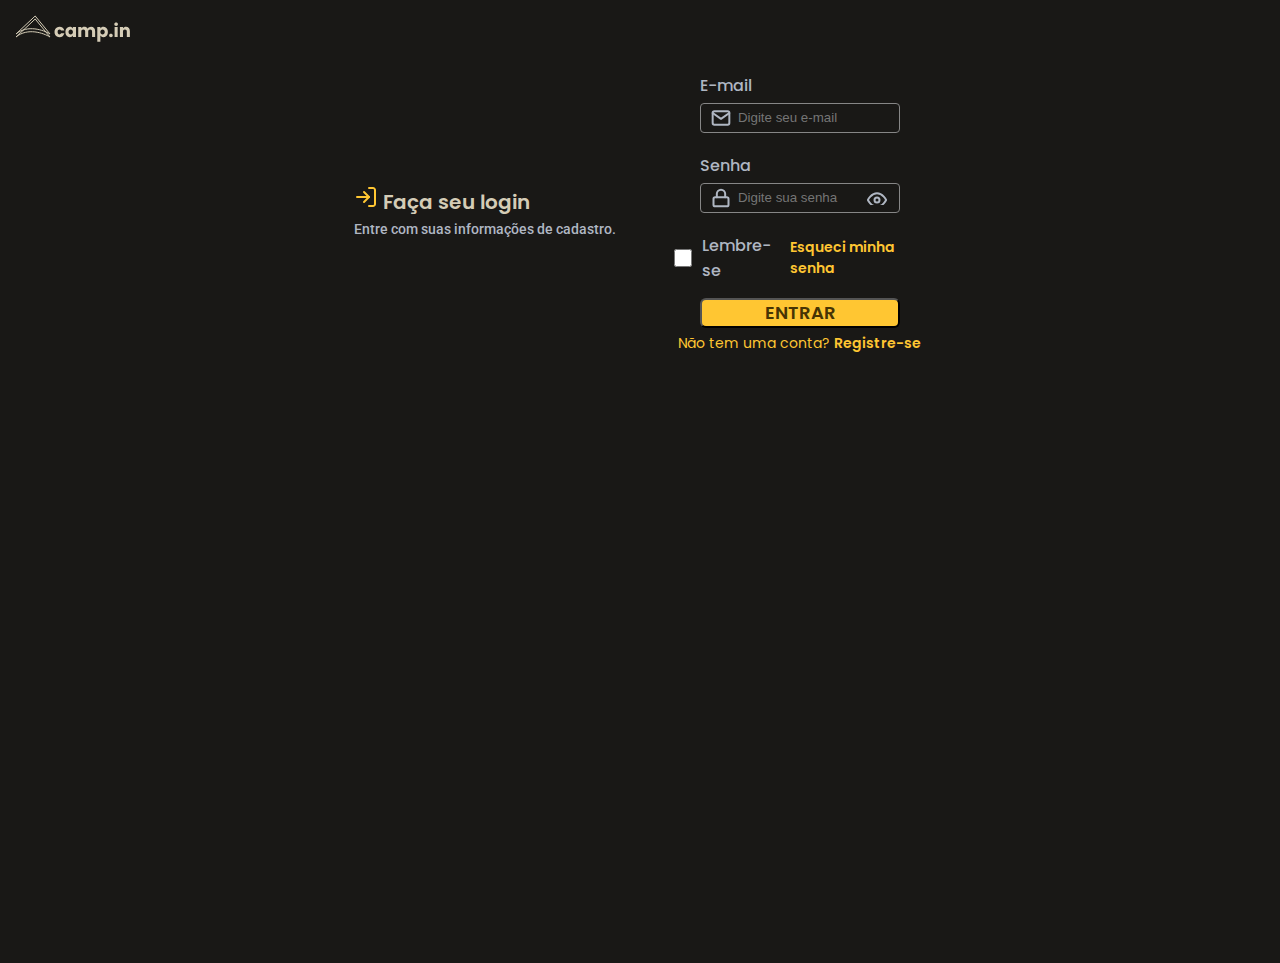
<file: LoginForm/index.html>
<!DOCTYPE html>
<html lang="pt-BR">
  <head>
    <meta charset="UTF-8" />
    <meta name="viewport" content="width=device-width, initial-scale=1.0" />
    <link rel="preconnect" href="https://fonts.googleapis.com" />
    <link rel="preconnect" href="https://fonts.gstatic.com" crossorigin />
    <link
      href="https://fonts.googleapis.com/css2?family=Poppins:wght@400;500;600&family=Roboto:wght@400;500&display=swap"
      rel="stylesheet"
    />
    <link rel="stylesheet" href="style.css" />
    <title>Login Form | Rocketseat</title>
  </head>
  <body>
    <header><img src="images/logo.svg" alt="logo" /></header>
    <main>
      <div class="back-formulario">
        <div class="intro">
          <h2>
            <img src="images/log-in.svg" alt="login" />
            Faça seu login
          </h2>
          <p>Entre com suas informações de cadastro.</p>
        </div>

        <form id="formulario" action="#">
          <div class="bloco">
            <label for="email">E-mail</label>
            <input id="email" type="text" placeholder="Digite seu e-mail" />
          </div>
          <div class="bloco">
            <label for="senha">Senha</label>
            <input id="senha" type="password" placeholder="Digite sua senha" />
          </div>

          <div class="avisos">
            <input id="checkbox" type="checkbox" />
            <label for="checkbox">Lembre-se</label>
            <a href="#">Esqueci minha senha</a>
          </div>

          <button id="btn-login">ENTRAR</button>
          <p>Não tem uma conta? <a href="#">Registre-se</a></p>
        </form>
      </div>
    </main>
  </body>
</html>
</file>
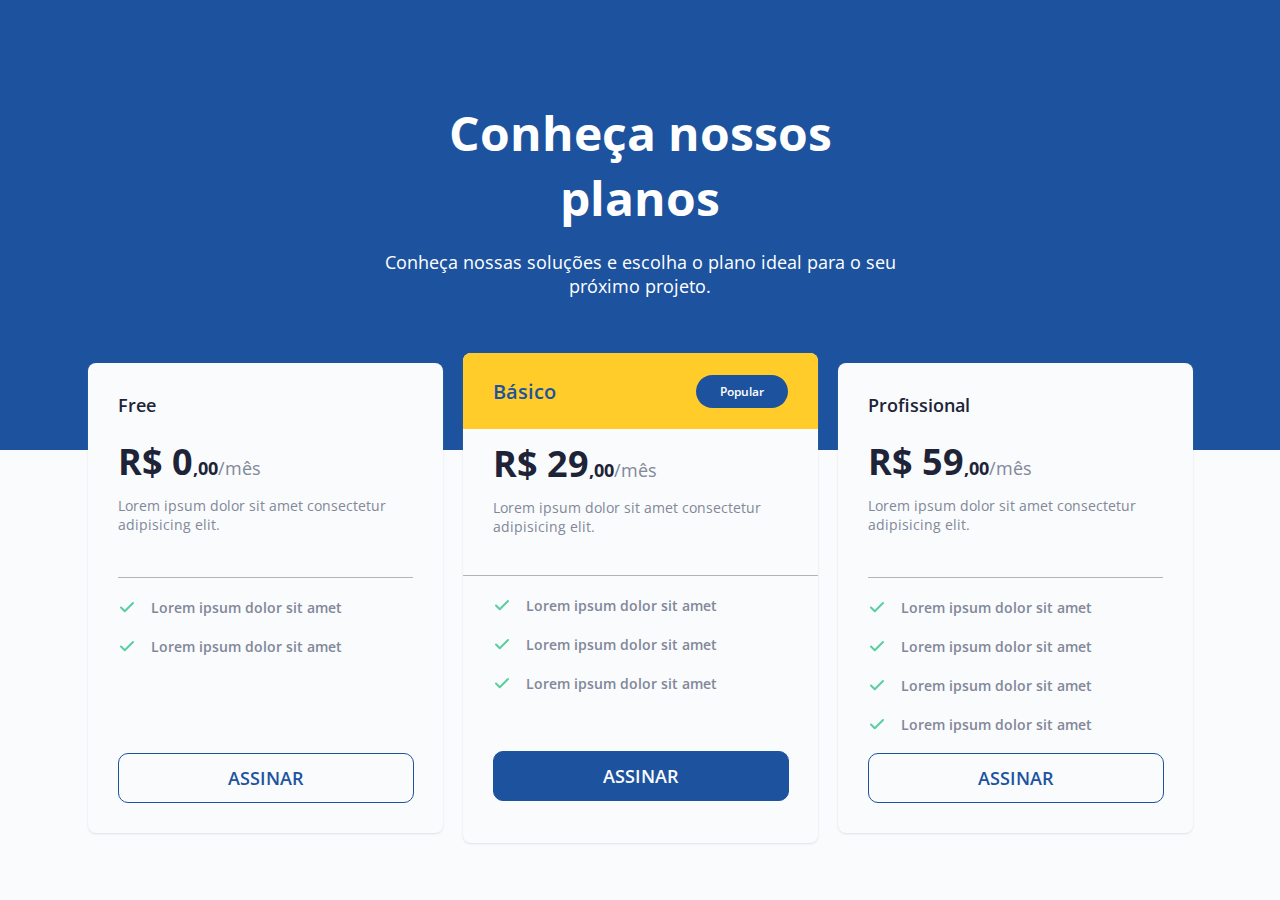
<file: PrincingTable/index.html>
<!DOCTYPE html>
<html lang="en">
  <head>
    <meta charset="UTF-8" />
    <meta name="viewport" content="width=device-width, initial-scale=1.0" />
    <link rel="preconnect" href="https://fonts.googleapis.com" />
    <link rel="preconnect" href="https://fonts.gstatic.com" crossorigin />
    <link
      href="https://fonts.googleapis.com/css2?family=Open+Sans:wght@400;600;700&display=swap"
      rel="stylesheet"
    />
    <link rel="stylesheet" href="style.css" />
    <title>Princing Table</title>
  </head>
  <body>
    <main>
      <div class="intro">
        <h1>Conheça nossos planos</h1>
        <p>
          Conheça nossas soluções e escolha o plano ideal para o seu próximo
          projeto.
        </p>
      </div>
      <d class="planos">
        <div class="gratis">
          <div class="valor">
            <p>Free</p>
            <p>
              R$ 0<span class="centavo">,00</span><span class="mes">/mês</span>
            </p>
            <p>Lorem ipsum dolor sit amet consectetur adipisicing elit.</p>
          </div>
          <div class="info">
            <ul>
              <li>
                <img src="assets/check.svg" alt="check-icon" />
                <p>Lorem ipsum dolor sit amet</p>
              </li>
              <li>
                <img src="assets/check.svg" alt="check-icon" />
                <p>Lorem ipsum dolor sit amet</p>
              </li>
            </ul>
            <button class="btn">ASSINAR</button>
          </div>
        </div>
        <div class="basico">
          <div class="basico-intro">
            <p>Básico</p>
            <a href="#">Popular</a>
          </div>
          <div class="valor-meio">
            <p>
              R$ 29<span class="centavo">,00</span><span class="mes">/mês</span>
            </p>
            <p>Lorem ipsum dolor sit amet consectetur adipisicing elit.</p>
          </div>
          <div class="info-meio">
            <ul>
              <li>
                <img src="assets/check.svg" alt="check-icon" />
                <p>Lorem ipsum dolor sit amet</p>
              </li>
              <li>
                <img src="assets/check.svg" alt="check-icon" />
                <p>Lorem ipsum dolor sit amet</p>
              </li>
              <li>
                <img src="assets/check.svg" alt="check-icon" />
                <p>Lorem ipsum dolor sit amet</p>
              </li>
            </ul>
            <button class="btn-basico">ASSINAR</button>
          </div>
        </div>
        <div class="profissional">
          <div class="valor">
            <p>Profissional</p>
            <p>
              R$ 59<span class="centavo">,00</span><span class="mes">/mês</span>
            </p>
            <p>Lorem ipsum dolor sit amet consectetur adipisicing elit.</p>
          </div>
          <div class="info">
            <ul>
              <li>
                <img src="assets/check.svg" alt="check-icon" />
                <p>Lorem ipsum dolor sit amet</p>
              </li>
              <li>
                <img src="assets/check.svg" alt="check-icon" />
                <p>Lorem ipsum dolor sit amet</p>
              </li>
              <li>
                <img src="assets/check.svg" alt="check-icon" />
                <p>Lorem ipsum dolor sit amet</p>
              </li>
              <li>
                <img src="assets/check.svg" alt="check-icon" />
                <p>Lorem ipsum dolor sit amet</p>
              </li>
            </ul>
            <button class="btn">ASSINAR</button>
          </div>
        </div>
      </div>
    </main>
  </body>
</html>
</file>
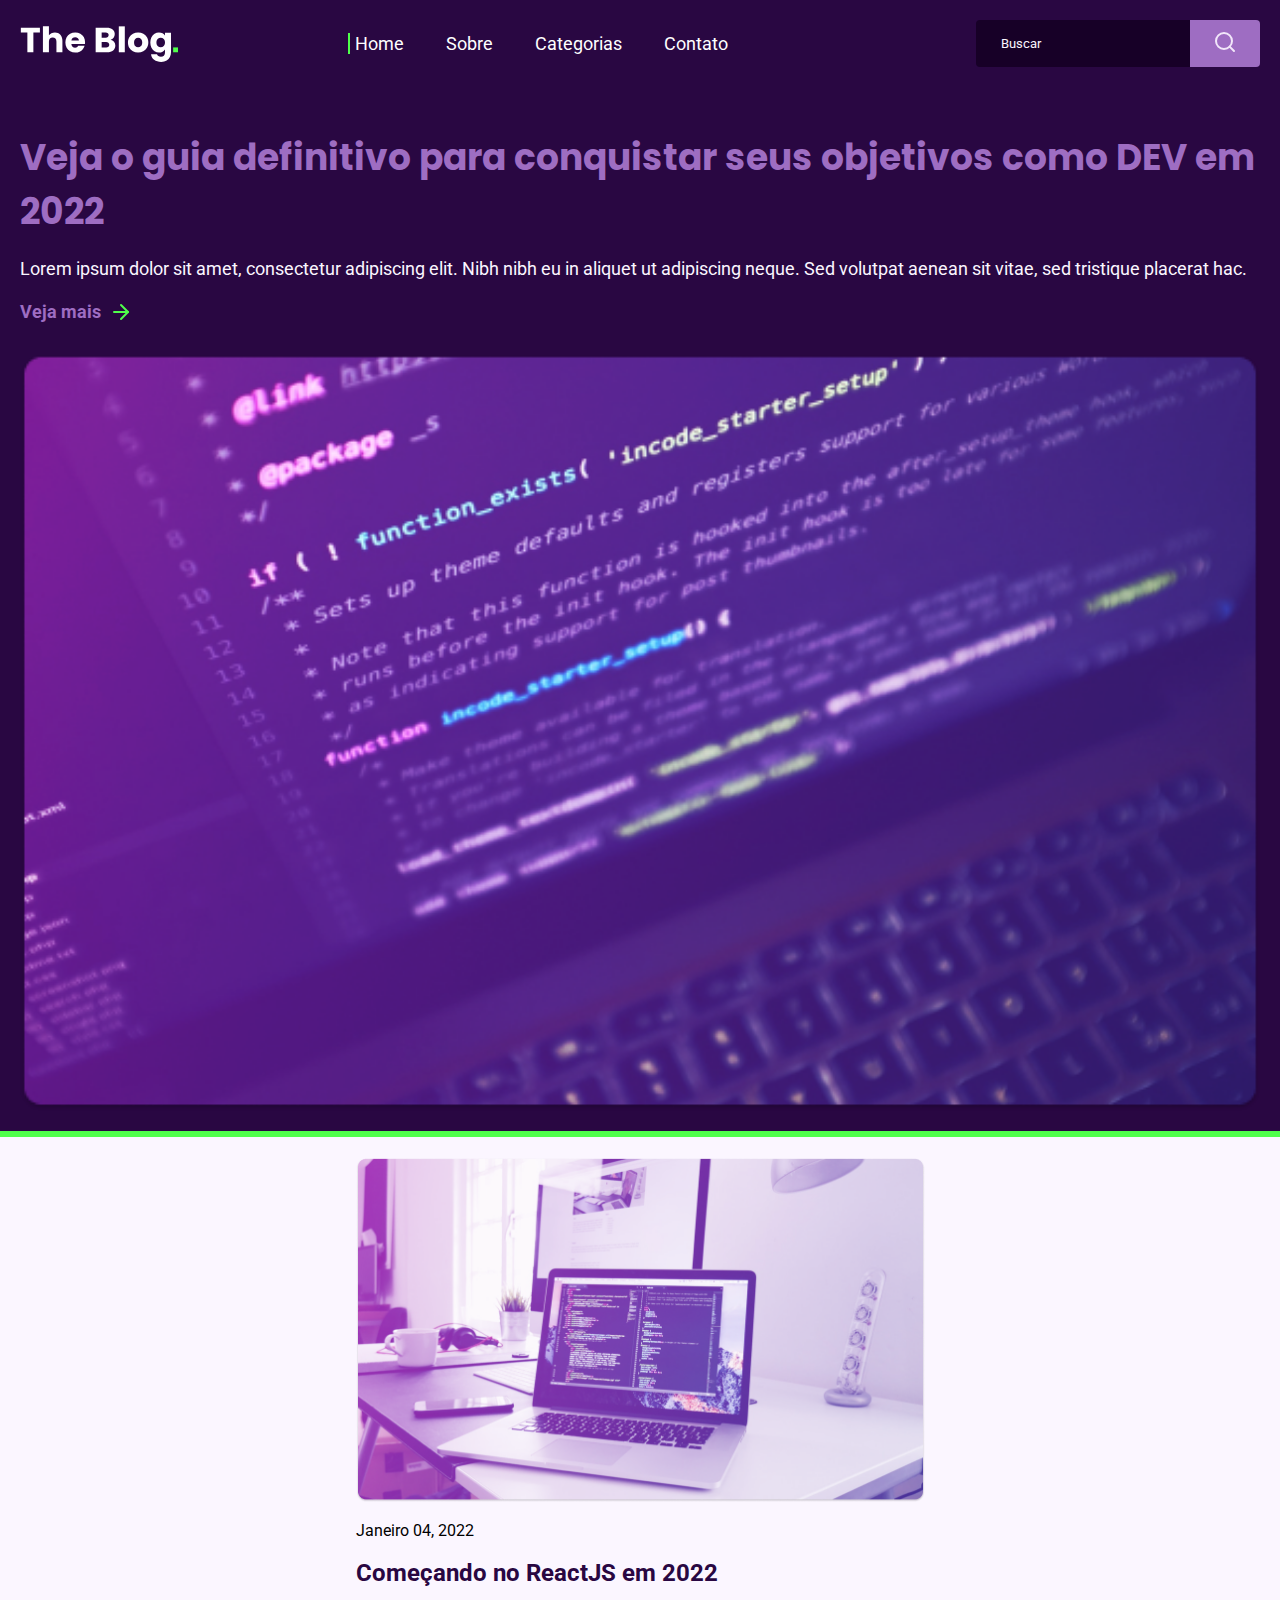
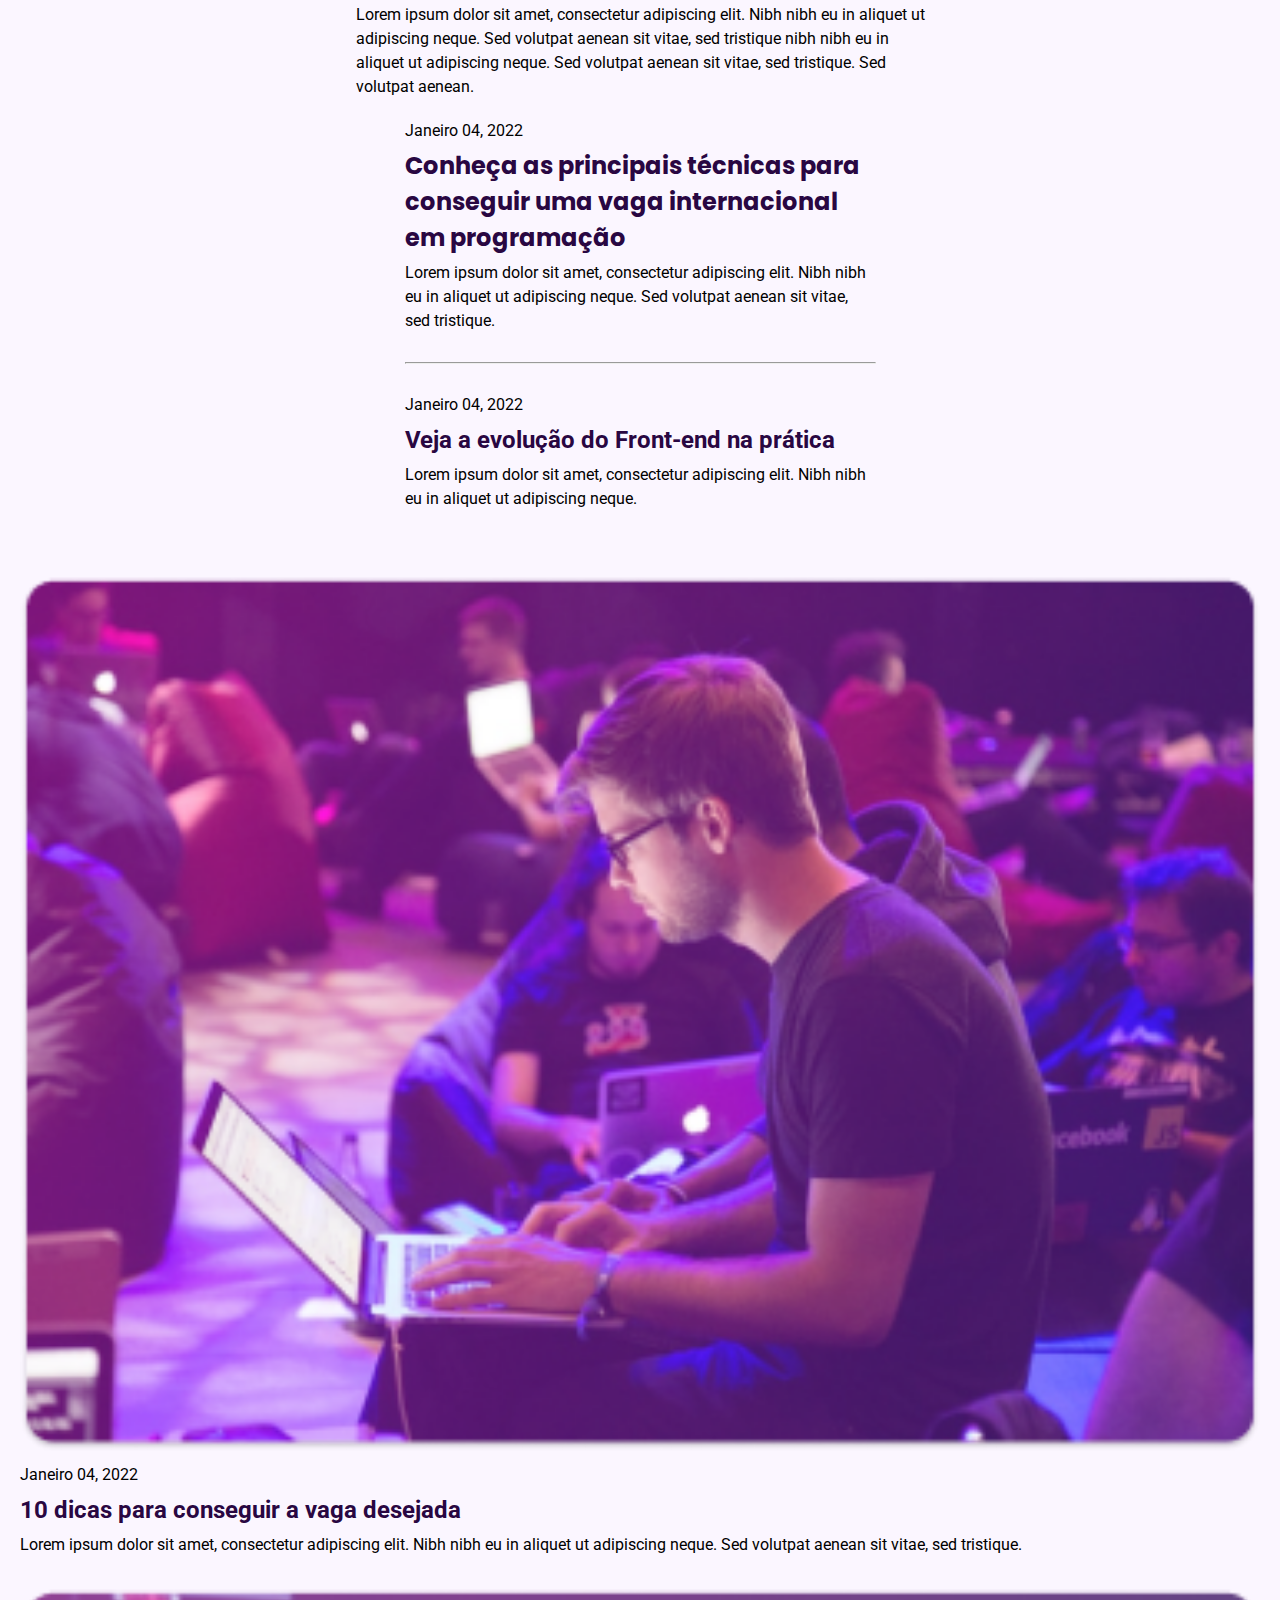
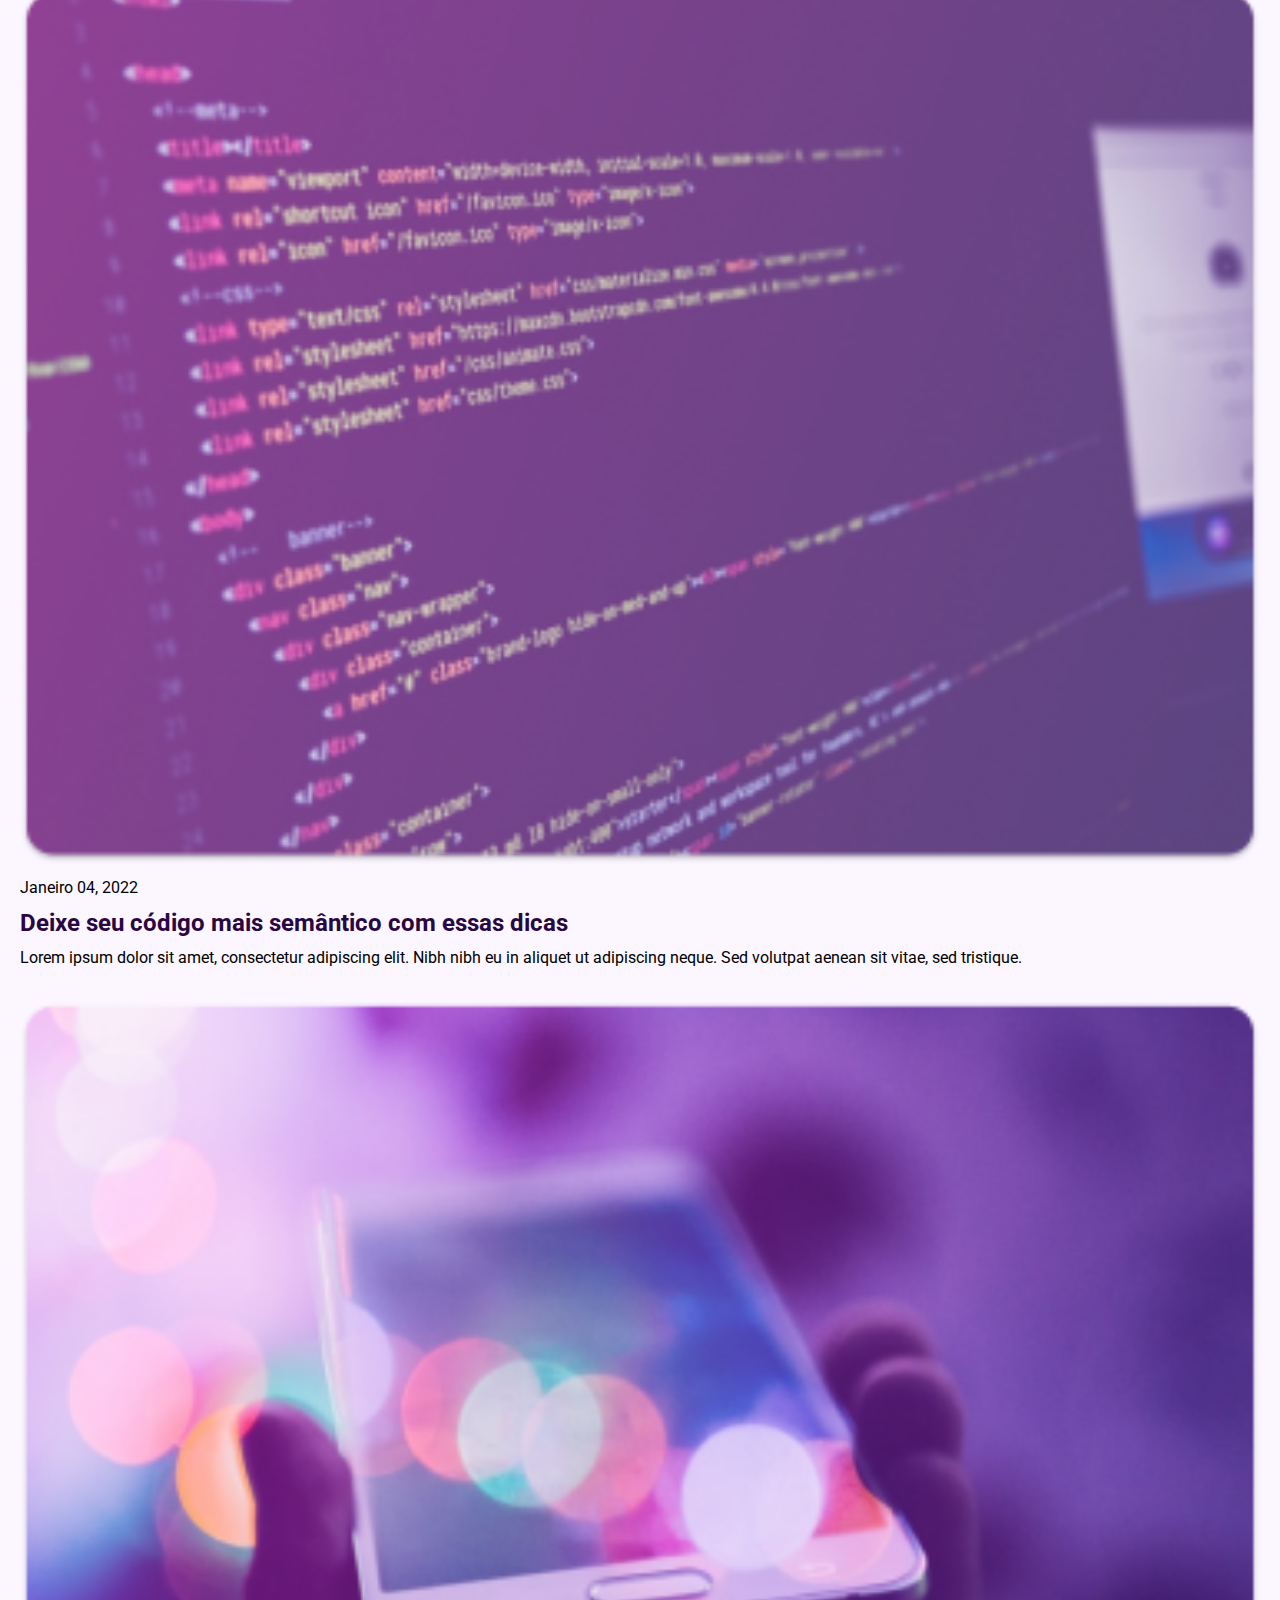
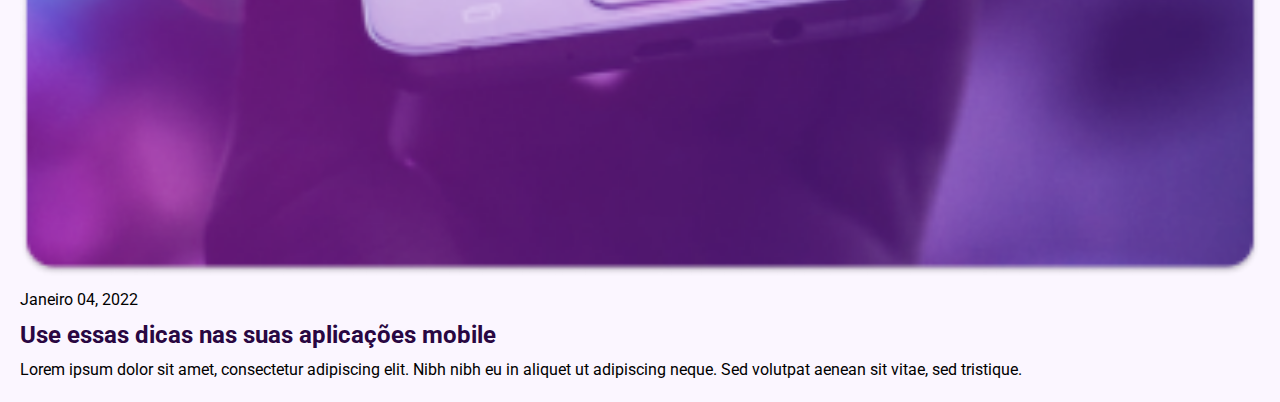
<file: RocketBlog/index.html>
<!DOCTYPE html>
<html lang="pt-BR">
  <head>
    <meta charset="UTF-8" />
    <meta name="viewport" content="width=device-width, initial-scale=1.0" />
    <link
      rel="stylesheet"
      href="https://fonts.googleapis.com/css2?family=Material+Symbols+Outlined:opsz,wght,FILL,GRAD@24,400,0,0"
    />
    <link rel="stylesheet" href="style.css" />
    <title>RocketBlog</title>
  </head>
  <body>
    <header class="cabecalho">
      <div class="navbar">
        <img src="images/logo.svg" alt="logo" />
        <p id="menu">
          <span class="material-symbols-outlined"> menu </span>
        </p>
        <nav class="navbar__nav">
          <ul class="navbar__nav__menu">
            <li class="navbar__nav__menu__item"><a href="#">Home</a></li>
            <li class="navbar__nav__menu__item"><a href="#">Sobre</a></li>
            <li class="navbar__nav__menu__item"><a href="#">Categorias</a></li>
            <li class="navbar__nav__menu__item"><a href="#">Contato</a></li>
          </ul>
        </nav>
        <form class="formulario">
          <input class="formulario__input" type="text" placeholder="Buscar" />
          <button class="formulario__botao" type="submit">
            <img src="images/search.svg" alt="search button" />
          </button>
        </form>
      </div>
      <div class="intro">
        <div class="intro__info">
          <h1>
            Veja o guia definitivo para conquistar seus objetivos como DEV em
            2022
          </h1>
          <p>
            Lorem ipsum dolor sit amet, consectetur adipiscing elit. Nibh nibh
            eu in aliquet ut adipiscing neque. Sed volutpat aenean sit vitae,
            sed tristique placerat hac.
          </p>
          <a href="#"
            >Veja mais <img src="images/arrow-right.svg" alt="arrow-right"
          /></a>
        </div>
        <img src="images/featured-image.png" alt="featured-image" />
      </div>
    </header>
    <section class="conteudo">
      <div class="linha-1">
        <div class="linha-1__coluna-1">
          <img src="images/post-1.png" alt="post-1" />
          <p>Janeiro 04, 2022</p>
          <h2>Começando no ReactJS em 2022</h2>
          <p>
            Lorem ipsum dolor sit amet, consectetur adipiscing elit. Nibh nibh
            eu in aliquet ut adipiscing neque. Sed volutpat aenean sit vitae,
            sed tristique nibh nibh eu in aliquet ut adipiscing neque. Sed
            volutpat aenean sit vitae, sed tristique. Sed volutpat aenean.
          </p>
        </div>
        <div class="linha-1__coluna-2">
          <p>Janeiro 04, 2022</p>
          <h2>
            Conheça as principais técnicas para conseguir uma vaga internacional
            em programação
          </h2>
          <p>
            Lorem ipsum dolor sit amet, consectetur adipiscing elit. Nibh nibh
            eu in aliquet ut adipiscing neque. Sed volutpat aenean sit vitae,
            sed tristique.
          </p>
          <hr />
          <p>Janeiro 04, 2022</p>
          <h2 id="titulo-2">Veja a evolução do Front-end na prática</h2>
          <p>
            Lorem ipsum dolor sit amet, consectetur adipiscing elit. Nibh nibh
            eu in aliquet ut adipiscing neque.
          </p>
        </div>
      </div>
      <div class="linha-2">
        <div class="linha-2__coluna-1">
          <img src="images/post-2.png" alt="post-2" />
          <p>Janeiro 04, 2022</p>
          <h2>10 dicas para conseguir a vaga desejada</h2>
          <p>
            Lorem ipsum dolor sit amet, consectetur adipiscing elit. Nibh nibh
            eu in aliquet ut adipiscing neque. Sed volutpat aenean sit vitae,
            sed tristique.
          </p>
        </div>
        <div class="linha-2__coluna-2">
          <img src="images/post-3.png" alt="post-3" />
          <p>Janeiro 04, 2022</p>
          <h2>Deixe seu código mais semântico com essas dicas</h2>
          <p>
            Lorem ipsum dolor sit amet, consectetur adipiscing elit. Nibh nibh
            eu in aliquet ut adipiscing neque. Sed volutpat aenean sit vitae,
            sed tristique.
          </p>
        </div>
        <div class="linha-2__coluna-3">
          <img src="images/post-4.png" alt="post-4" />
          <p>Janeiro 04, 2022</p>
          <h2>Use essas dicas nas suas aplicações mobile</h2>
          <p>
            Lorem ipsum dolor sit amet, consectetur adipiscing elit. Nibh nibh
            eu in aliquet ut adipiscing neque. Sed volutpat aenean sit vitae,
            sed tristique.
          </p>
        </div>
      </div>
    </section>
  </body>
</html>
</file>
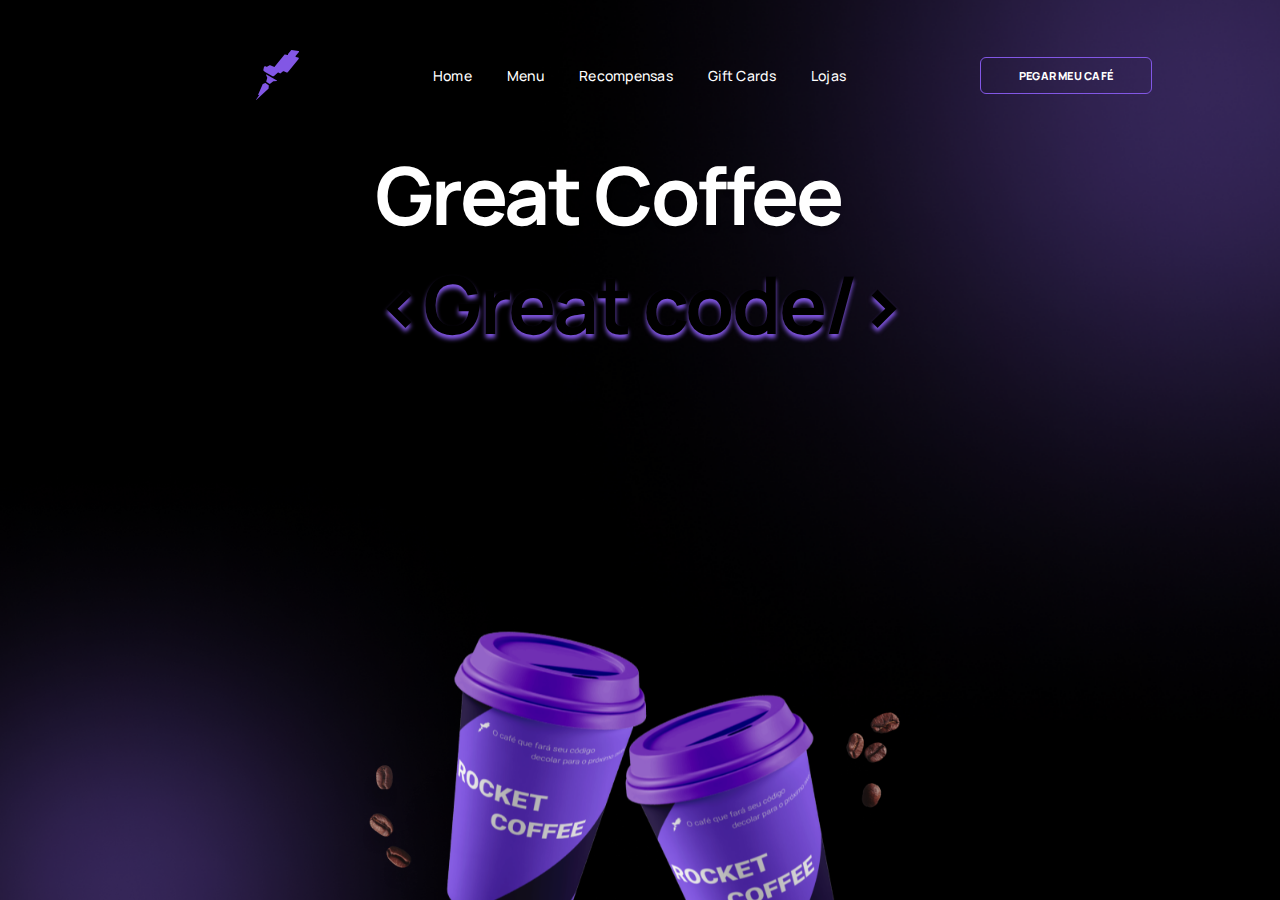
<file: RocketCoffee/index.html>
<!DOCTYPE html>
<html lang="pt-BR">
  <head>
    <meta charset="UTF-8" />
    <meta name="viewport" content="width=device-width, initial-scale=1.0" />
    <link rel="preconnect" href="https://fonts.googleapis.com" />
    <link rel="preconnect" href="https://fonts.gstatic.com" crossorigin />
    <link
      href="https://fonts.googleapis.com/css2?family=Manrope:wght@400;700&display=swap"
      rel="stylesheet"
    />
    <link rel="stylesheet" href="style.css" />
    <script src="script.js" defer></script>
    <title>RocketCoffee</title>
  </head>
  <body>
    <img class="back-1" src="assets/blur-1.png" alt="blur-1" />
    <img class="back-2" src="assets/blur-2.png" alt="blur-2" />
    <img class="back-3" src="assets/blur-mobile.png" alt="blur-mobile" />
    <header>
      <nav>
        <p id="logo"></p>
        <ul id="navbar">
          <li><a href="#">Home</a></li>
          <li><a href="#">Menu</a></li>
          <li><a href="#">Recompensas</a></li>
          <li><a href="#">Gift Cards</a></li>
          <li><a href="#">Lojas</a></li>
        </ul>
        <button id="btn-navbar">Pegar meu café</button>
        <p id="menu"></p>
      </nav>
    </header>
    <main>
      <div id="menu-sidebar">
        <ul id="sidebar">
          <li><a href="#">Home</a></li>
          <li><a href="#">Menu</a></li>
          <li><a href="#">Recompensas</a></li>
          <li><a href="#">Gift Cards</a></li>
          <li><a href="#">Lojas</a></li>
        </ul>
      </div>
      <div id="content">
        <p id="frase-motivacional">
          O café que fará seu código decolar para o próximo nível.
        </p>
        <button id="btn-main">
          Pegar meu café
          <img src="assets/arrow.svg" alt="seta" />
        </button>
        <h1 id="titulo">Great Coffee</h1>
        <p id="code">&lt;Great code/&gt;</p>
      </div>
    </main>
  </body>
</html>
</file>
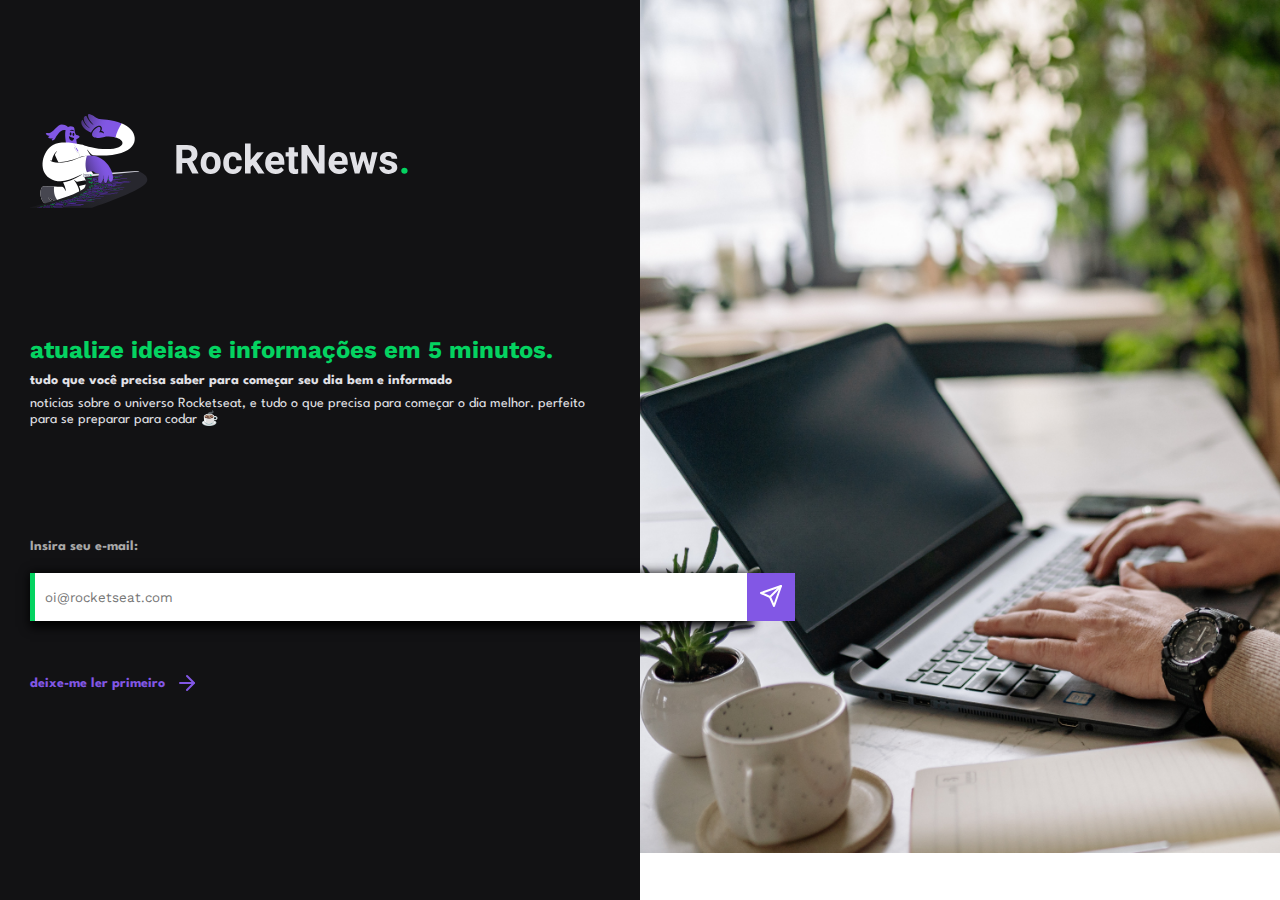
<file: RocketNews/index.html>
<!DOCTYPE html>
<html lang="en">
  <head>
    <meta charset="UTF-8" />
    <meta name="viewport" content="width=device-width, initial-scale=1.0" />
    <link rel="preconnect" href="https://fonts.googleapis.com" />
    <link rel="preconnect" href="https://fonts.gstatic.com" crossorigin />
    <link
      href="https://fonts.googleapis.com/css2?family=League+Spartan:wght@400;500;700&family=Work+Sans:wght@400;500;700&display=swap"
      rel="stylesheet"
    />
    <link rel="stylesheet" href="style.css" />
    <title>RocketNews</title>
  </head>
  <body>
    <main>
      <section class="info">
        <img src="assets/logo.svg" alt="logo" />
        <div class="apresentacao">
          <h2>atualize ideias e informações em 5 minutos.</h2>
          <p class="frase">
            tudo que você precisa saber para começar seu dia bem e informado
          </p>
          <p class="texto">
            noticias sobre o universo Rocketseat, e tudo o que precisa para
            começar o dia melhor. perfeito para se preparar para codar ☕
          </p>
        </div>
      </section>
      <section class="formulario">
        <p id="label">Insira seu e-mail:</p>
        <form action="#">
          <input
            id="input-email"
            type="email"
            placeholder="oi@rocketseat.com"
          />
          <button class="btn-send">
            <img src="assets/send.svg" alt="icone-enviar" />
          </button>
        </form>
        <div class="aviso">
          <a href="#">
            <p>deixe-me ler primeiro</p>
            <img src="assets/arrow-right.svg" alt="seta-direita" />
          </a>
        </div>
      </section>
    </main>
  </body>
</html>
</file>
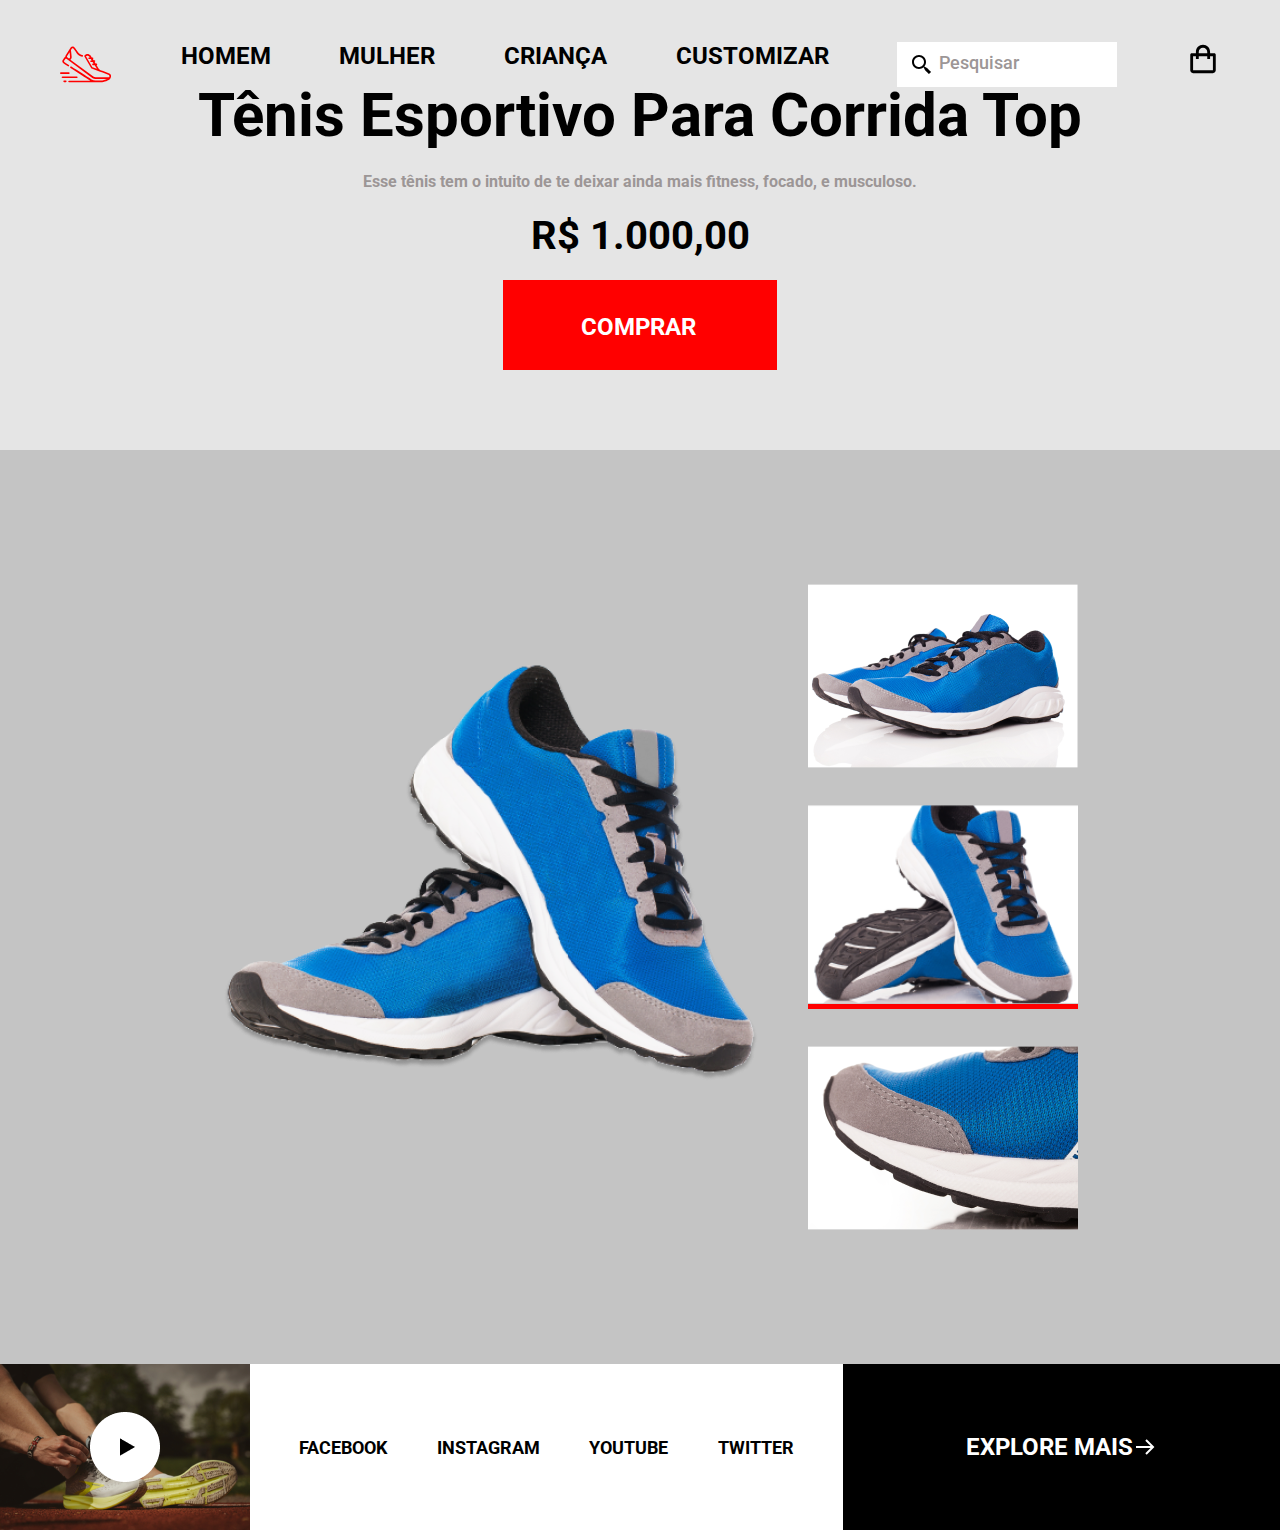
<file: RocketShoes/index.html>
<!DOCTYPE html>
<html lang="pt-BR">
  <head>
    <meta charset="UTF-8" />
    <meta name="viewport" content="width=device-width, initial-scale=1.0" />
    <link rel="stylesheet" href="style.css" />
    <title>RocketShoes</title>
  </head>
  <body>
    <nav class="navbar">
      <img class="navbar__image" src="assets/logo.svg" alt="" />
      <a class="navbar__item" href="">HOMEM</a>
      <a class="navbar__item" href="">MULHER</a>
      <a class="navbar__item" href="">CRIANÇA</a>
      <a class="navbar__item" href="">CUSTOMIZAR</a>
      <input class="navbar__input" type="text" placeholder="Pesquisar" />
      <a class="navbar__bag" href=""
        ><img src="assets/icon-bag.svg" alt=""
      /></a>
    </nav>
    <main>
      <div class="conteudo">
        <div class="conteudo__info">
          <h1 class="conteudo__info__msg">Tênis Esportivo Para Corrida Top</h1>
          <p class="conteudo__info__texto">
            Esse tênis tem o intuito de te deixar ainda mais fitness, focado, e
            musculoso.
          </p>
          <p class="conteudo__info__preco">R$ 1.000,00</p>
          <button class="conteudo__info__botao">COMPRAR</button>
        </div>
        <div class="conteudo__images">
          <img src="assets/tenis-1-ampliado.png" alt="" />
          <div class="conteudo__images__itens">
            <img
            class="conteudo__images__item"
            src="assets/tenis-1-galeria.png"
            alt=""
          />
          <img
            class="conteudo__images__item"
            src="assets/tenis-2-galeria.png"
            alt=""
          />
          <img
            class="conteudo__images__item"
            src="assets/tenis-3-galeria.png"
            alt=""
          />
          </div>
        </div>
      </div>
      <div class="conteudo__links">
        <video class="conteudo__links__video" src="" width="250px" height="166px"></video>
        <a class="conteudo__links__link" href="">FACEBOOK</a>
        <a class="conteudo__links__link" href="">INSTAGRAM</a>
        <a class="conteudo__links__link" href="">YOUTUBE</a>
        <a class="conteudo__links__link" href="">TWITTER</a>
        <a class="conteudo__links__link" href="">EXPLORE MAIS <img src="assets/icon-arrow.svg" alt=""></a>
      </div>
    </main>
  </body>
</html>
</file>
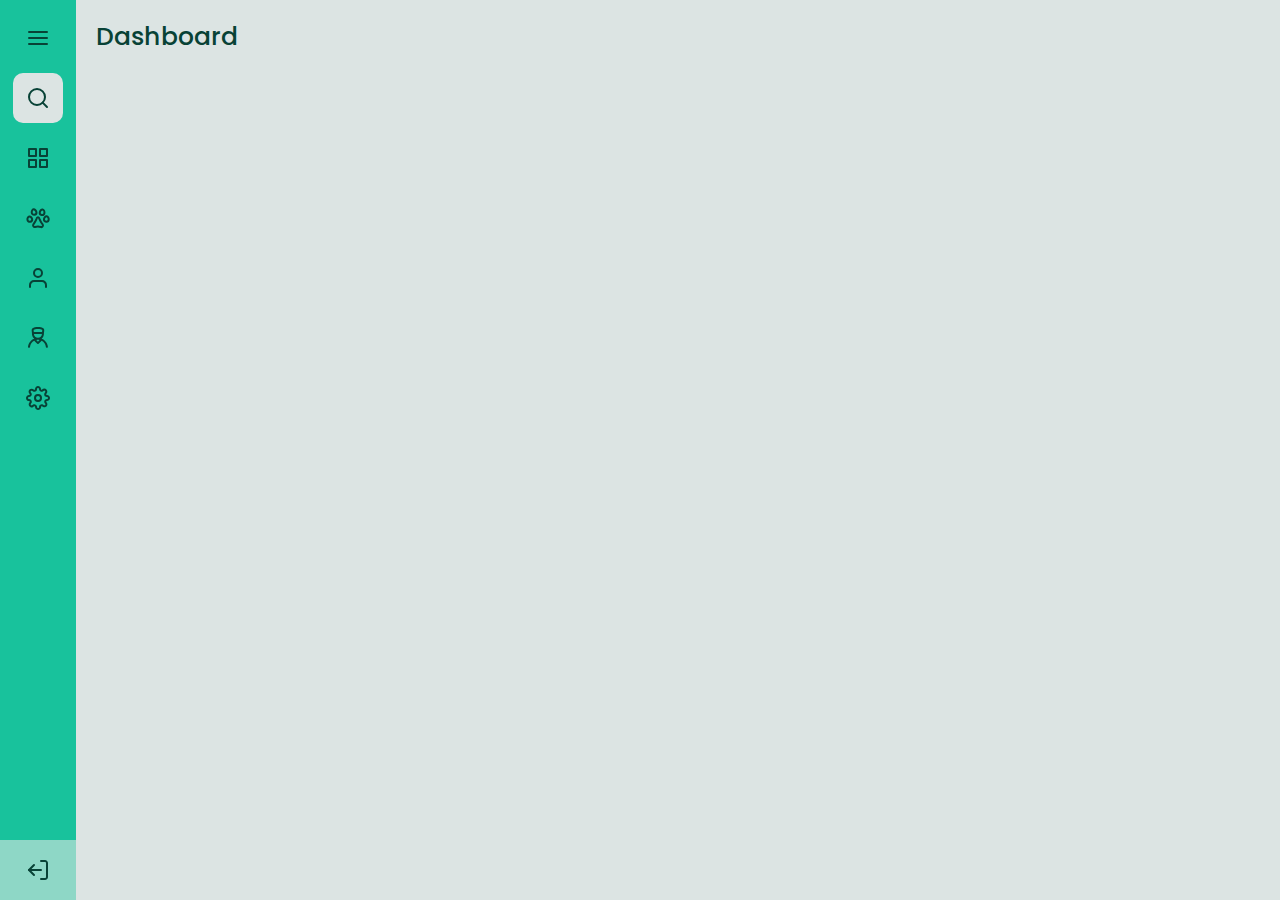
<file: Sidebar/index.html>
<!DOCTYPE html>
<html lang="pt-BR">
  <head>
    <meta charset="UTF-8" />
    <meta name="viewport" content="width=device-width, initial-scale=1.0" />
    <link rel="preconnect" href="https://fonts.googleapis.com" />
    <link rel="preconnect" href="https://fonts.gstatic.com" crossorigin />
    <link
      href="https://fonts.googleapis.com/css2?family=Poppins:wght@400;500&display=swap"
      rel="stylesheet"
    />
    <link rel="stylesheet" href="style.css" />
    <script src="script.js" defer></script>
    <title>Sidebar</title>
  </head>
  <body>
    <section id="sidebar">
      <ul class="menu-sidebar">
        <li>
          <a href="#">
            <img class="hidden" src="images/logo.svg" alt="" />
            <img id="btn-menu" src="images/menu.svg" alt="" />
          </a>
        </li>
        <li id="input-search">
          <img src="images/search.svg" alt="" />
          <input class="hidden" type="text" placeholder="Buscar" />
        </li>
        <li>
          <a href="#">
            <img src="images/grid.svg" alt="" />
            <p class="hidden">Dashboard</p>
          </a>
        </li>
        <li>
          <a href="#">
            <img src="images/pet.svg" alt="" />
            <p class="hidden">Pets</p>
          </a>
        </li>
        <li>
          <a href="#">
            <img src="images/user.svg" alt="" />
            <p class="hidden">Clientes</p>
          </a>
        </li>
        <li>
          <a href="#">
            <img src="images/vet.svg" alt="vet-icon" />
            <p class="hidden">Vets</p>
          </a>
        </li>
        <li>
          <a href="#">
            <img src="images/settings.svg" alt="settings-icon" />
            <p class="hidden">Ajustes</p>
          </a>
        </li>
      </ul>
      <div class="login">
        <div class="perfil hidden">
          <img src="images/photo.jpg" alt="foto-de-perfil" />
          <div class="info">
            <h3>Eleanor Pena</h3>
            <p>Veterinária</p>
          </div>
        </div>
        <img src="images/log-out.svg" alt="" />
      </div>
    </section>
    <section class="content">
      <h1>Dashboard</h1>
    </section>
  </body>
</html>
</file>
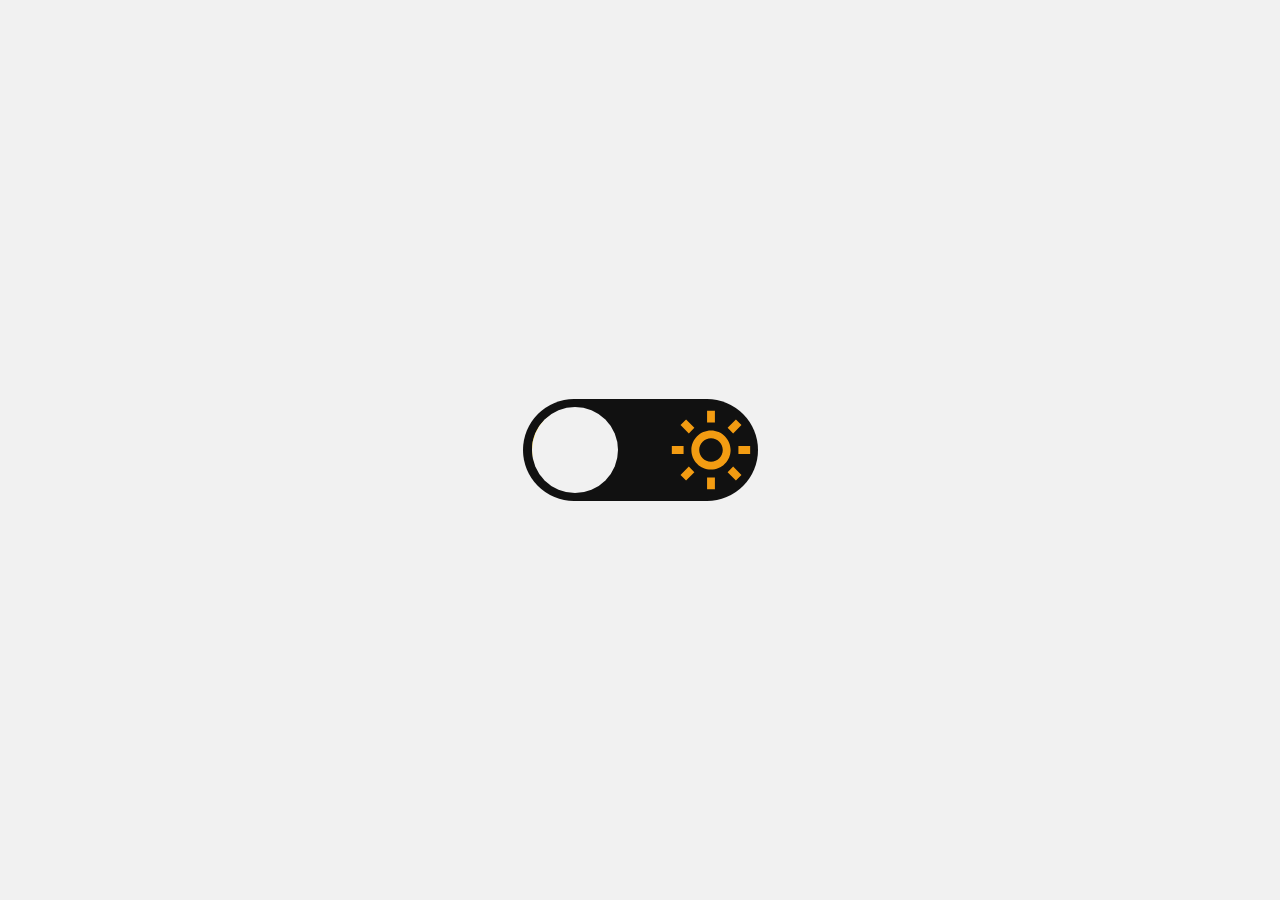
<file: ThemeSwitcher/index.html>
<!DOCTYPE html>
<html lang="pt-BR">
  <head>
    <meta charset="UTF-8" />
    <meta name="viewport" content="width=device-width, initial-scale=1.0" />
    <link rel="stylesheet" href="style.css" />
    <script src="script.js" defer></script>
    <title>Theme Switcher</title>
  </head>
  <body>
    <div class="switcher">
      <div id="btn-switcher"></div>
      <img src="assets/moon.svg" alt="moon-icon" />
      <img src="assets/sun.svg" alt="sun-icon" />
    </div>
  </body>
</html>
</file>
<file: LoginForm/style.css>
:root {
  --text-base: #afb6c2;
  --text-title: #d4ccb6;
  --background: #191816;
  --form-background: #24221f;
  --primary-color: #ffc632;
  --poppins: "Poppins", sans-serif;
  --roboto: "Roboto", sans-serif;
}

* {
  margin: 0;
  padding: 0;
  box-sizing: border-box;
  text-decoration: none;
  list-style: none;
}

body {
  background-image: url(images/side-image.jpg);
  background-position-x: right;
  background-repeat: no-repeat;
  background-size: 50vw;
  width: 100vw;
  height: 100vh;
}

header {
  position: absolute;
  width: 50%;
  padding: 43px 40px;
}

main {
  background-color: var(--background);
  width: 50vw;
  height: 100%;
  display: flex;
  align-items: center;
  justify-content: center;
}

.back-formulario {
  background-color: var(--form-background);
  width: 572px;
  height: 512px;
  display: flex;
  justify-content: space-between;
  flex-direction: column;
  padding: 55px 0;
  align-items: center;
}

.intro {
  width: 334px;
}

.intro h2 {
  color: #d4ccb6;
  font-family: Poppins;
  font-size: 24px;
  font-style: normal;
  font-weight: 600;
  line-height: normal;
}

.intro p {
  color: #afb6c2;
  font-family: Roboto;
  font-size: 16px;
  font-style: normal;
  font-weight: 500;
  line-height: 24px; /* 150% */
}

#formulario {
  display: flex;
  flex-direction: column;
  align-items: center;
  gap: 5px;
}

#formulario label {
  color: #afb6c2;
  font-family: Poppins;
  font-size: 16px;
  font-style: normal;
  font-weight: 500;
  line-height: normal;
}

.bloco {
  display: flex;
  flex-direction: column;
}

#email,
#senha {
  border-radius: 4px;
  border: 1px solid #868686;
  margin-top: 5px;
  margin-bottom: 15px;
  background: none;
  padding: 0 12px 0 17px;
  width: 335px;
  height: 44px;
  border-radius: 4px;
}

#email:hover,
#senha:hover {
  border: 1px solid #ffc632;
  box-shadow: 0px 0px 0px 2px #ffde88;
}

#email {
  background-image: url(images/mail.svg);
  background-repeat: no-repeat;
  background-position-x: 10px;
  background-position-y: center;
  padding-left: 37px;
}

#senha {
  background-image: url(images/lock.svg);
  background-repeat: no-repeat;
  background-position-x: 10px;
  background-position-y: center;
  padding-left: 37px;
}

#email:hover {
  background-image: url(images/mail-focus.svg);
}

#senha:hover {
  background-image: url(images/lock-focus.svg);
}

#senha::placeholder {
  background-image: url(images/eye.svg);
  background-repeat: no-repeat;
  background-position-x: right;
}

#checkbox {
  border-radius: 4px;
  border: 1px solid #868686;
  width: 20px;
  height: 20px;
}

.avisos {
  display: flex;
  gap: 10px;
  align-items: center;
  margin-bottom: 10px;
}

.avisos label {
  color: #a9afb9;
  font-family: Roboto;
  font-size: 16px;
  font-weight: 400;
}

.avisos a {
  color: #ffc632;
  font-family: Poppins;
  font-size: 14px;
  font-style: normal;
  font-weight: 600;
  line-height: normal;
}

#btn-login {
  display: flex;
  width: 334px;
  padding: 12px 24px;
  justify-content: center;
  align-items: center;
  gap: 10px;
  border-radius: 6px;
  background: #ffc632;
  color: #473404;
  font-family: Poppins;
  font-size: 18px;
  font-weight: 600;
  letter-spacing: 0.27px;
  text-transform: uppercase;
}

#formulario p {
  color: #ffc632;
  font-family: Poppins;
  font-size: 14px;
  font-style: normal;
  font-weight: 400;
  line-height: normal;
}

#formulario p a {
  color: #ffc632;
  font-family: Poppins;
  font-size: 14px;
  font-style: normal;
  font-weight: 600;
  line-height: normal;
}

@media (max-width: 1440px) {
  body {
    background: none;
  }

  header {
    position: unset;
    background-color: var(--background);
    width: 100%;
    padding: 15px;
  }

  .back-formulario {
    margin-top: 0;
    flex-direction: row;
    padding: 0;
    gap: 20px;
    height: 300px;
  }

  .intro h2 {
    font-size: 20px;
  }

  .intro p {
    font-size: 14px;
  }

  main {
    width: 100%;
    height: 100%;
    align-items: flex-start;
  }

  .back-formulario {
    padding: 0;
    background: none;
  }

  #email,
  #senha,
  #btn-login {
    width: 200px;
    height: 30px;
  }
}

@media (max-width: 600px) {
  body {
    background: none;
  }

  header {
    width: 100%;
  }

  main {
    width: 100%;
    height: 100%;
    align-items: flex-start;
  }

  .back-formulario {
    margin-top: 50px;
    background: none;
  }
}
</file>
<file: PrincingTable/style.css>
:root {
  --yellow: #ffcc29;
  --blue: #1d539e;
  --gray: #828799;
  --page-background: #f9fbfc;
  --fonte: "Open Sans", sans-serif;
}

* {
  padding: 0;
  margin: 0;
  box-sizing: border-box;
  font-family: var(--fonte);
  list-style: none;
  text-decoration: none;
}

body {
  background-image: linear-gradient(
    var(--blue) 50%,
    var(--page-background) 50%
  );
  background-repeat: no-repeat;
  width: 100vw;
  height: 100vh;
}

main {
  width: 100%;
  height: 100%;
  display: flex;
  gap: 65px;
  text-align: center;
  flex-direction: column;
}

.intro {
  display: flex;
  flex-direction: column;
  gap: 20px;
  margin-top: 100px;
  align-items: center;
}

.intro h1 {
  color: #fff;
  font-size: 48px;
  width: 553px;
  font-weight: 700;
}

.intro p {
  color: #fff;
  text-align: center;
  font-size: 18px;
  font-weight: 400;
  width: 553px;
}

.planos {
  display: flex;
  gap: 20px;
  justify-content: center;
}

.gratis,
.basico,
.profissional {
  width: 355px;
  height: 470px;
  background-color: var(--page-background);
  border-radius: 8px;
  box-shadow: 0px 1px 2px 0px rgba(142, 150, 185, 0.25);
  padding: 30px;
}

.valor {
  width: 100%;
  height: 45%;
  display: flex;
  flex-direction: column;
  text-align: left;
  border-bottom: 1px solid rgb(180, 180, 180);
}

.valor p:nth-child(1) {
  margin-bottom: 20px;
  color: #1e2338;
  font-size: 18px;
  font-weight: 600;
}

.valor p:nth-child(2) {
  color: #1e2338;
  font-size: 36px;
  font-weight: 700;
}

.valor p:nth-child(3) {
  color: #828799;
  font-size: 14px;
  font-weight: 400;
  margin-top: 10px;
}

.centavo {
  color: #1e2338;
  font-size: 18px;
  font-weight: 700;
}

.mes {
  color: #828799;
  font-size: 18px;
  font-weight: 400;
}

.info,
.info-meio {
  height: 55%;
  display: flex;
  flex-direction: column;
  justify-content: space-between;
}

.info-meio {
  padding: 0 30px;
  height: 46%;
}

.info ul,
.info-meio ul {
  display: flex;
  flex-direction: column;
  gap: 20px;
  margin-top: 20px;
}

.info ul li,
.info-meio ul li {
  display: flex;
  gap: 15px;
  color: #828799;
  font-size: 14px;
  font-weight: 600;
}

.basico {
  margin-top: -10px;
  width: 355px;
  height: 490px;
  padding: 0;
}

.btn,
.btn-basico {
  display: flex;
  background-color: var(--page-background);
  width: 296px;
  padding: 12px 24px;
  justify-content: center;
  align-items: center;
  gap: 10px;
  border-radius: 10px;
  border: 1px solid var(--blue);
  color: #1d539e;
  text-align: center;
  font-size: 18px;
  font-weight: 600;
  text-transform: uppercase;
}

.btn-basico {
  background-color: var(--blue);
  color: var(--page-background);
}

.basico-intro {
  display: flex;
  align-items: center;
  width: 100%;
  height: 76px;
  padding: 25px 30px;
  justify-content: space-between;
  background-color: var(--yellow);
  border-radius: 8px 8px 0 0;
}

.basico-intro p {
  display: flex;
  align-items: center;
  color: #1d539e;
  font-size: 20px;
  font-weight: 600;
}

.basico-intro a {
  padding: 8px 24px;
  background-color: var(--blue);
  color: var(--page-background);
  border-radius: 20px;
  color: #fff;
  text-align: center;
  font-size: 12px;
  font-weight: 600;
}

.valor-meio {
  width: 100%;
  height: 30%;
  display: flex;
  flex-direction: column;
  text-align: left;
  border-bottom: 1px solid rgb(180, 180, 180);
  padding: 10px 30px;
}

.valor-meio p:nth-child(1) {
  color: #1e2338;
  font-size: 36px;
  font-weight: 700;
}

.valor-meio p:nth-child(2) {
  color: #828799;
  font-size: 14px;
  font-weight: 400;
  margin-top: 10px;
}

.centavo {
  color: #1e2338;
  font-size: 18px;
  font-weight: 700;
}

.mes {
  color: #828799;
  font-size: 18px;
  font-weight: 400;
}

@media (max-width: 1200px) {
  .intro {
    margin-top: 2%;
    gap: 10px;
  }

  .intro h1 {
    font-size: 24px;
  }

  .intro p {
    font-size: 16px;
  }

  .gratis,
  .basico,
  .profissional {
    height: 70vh;
    width: 26vw;
    padding: 15px;
  }

  .basico {
    padding: 0;
  }

  .valor {
    height: 35%;
  }

  .valor-meio {
    height: 20%;
  }

  .btn,
  .btn-basico {
    width: 100%;
    height: 20%;
    font-size: 12px;
  }

  .valor p:nth-child(1) {
    margin-bottom: 0;
  }

  .valor p:nth-child(2),
  .valor-meio p:nth-child(1) {
    font-size: 18px;
  }

  .centavo,
  .mes {
    font-size: 10px;
  }

  .valor p:nth-child(3),
  .valor-meio p:nth-child(2) {
    display: none;
  }

  .info {
    display: flex;
    justify-content: space-between;
  }

  .info ul li,
  .info-meio ul li {
    font-size: 10px;
  }

  .info ul,
  .info-meio ul {
    gap: 5px;
    margin-top: 10px;
  }

  .basico-intro {
    height: 25px;
  }

  .basico-intro p {
    font-size: 16px;
  }

  .basico-intro a {
    font-size: 10px;
  }
}
</file>
<file: RocketBlog/style.css>
@import url("https://fonts.googleapis.com/css2?family=Poppins:wght@700&family=Roboto:wght@400;700&display=swap");

:root {
  --purple-bg: #290742;
  --dark-bg: #170027;
  --button-bg: #9e6dc2;
  --white: #fff;
  --light-purple: #fbf6ff;
  --green: #4fff4b;
  --roboto: "Roboto", sans-serif;
  --poppins: "Poppins", sans-serif;
}

* {
  padding: 0;
  margin: 0;
  box-sizing: border-box;
  text-decoration: none;
  list-style: none;
}

body {
  display: flex;
  flex-direction: column;
  min-height: 100vh;
  max-width: 100vw;
}

.conteudo {
  display: flex;
  flex-direction: column;
  width: 100%;
  padding: 65px 137px 67px 136px;
  gap: 64px;
  font-family: var(--roboto);
  background-color: var(--light-purple);
}

/* HEADER - NAVBAR */

.cabecalho {
  height: 100%;
  display: flex;
  flex-direction: column;
  padding: 64px 136px;
  background-color: var(--purple-bg);
  gap: 64px;
  border-bottom: 6px solid var(--green);
}

.navbar {
  display: flex;
  justify-content: space-between;
  align-items: center;
}

.navbar > img {
  height: 36px;
}

.navbar > .navbar__nav {
  display: flex;
  align-items: center;
}

.navbar > .navbar__nav > .navbar__nav__menu {
  display: flex;
  gap: 32px;
  align-items: center;
}

.navbar > .navbar__nav > .navbar__nav__menu > .navbar__nav__menu__item {
  padding: 0 5px;
}

.navbar > .navbar__nav > .navbar__nav__menu > .navbar__nav__menu__item > a {
  color: var(--white);
  color: #fff;
  font-family: Roboto;
  font-size: 18px;
  font-weight: 400;
  line-height: normal;
}

.navbar
  > .navbar__nav
  > .navbar__nav__menu
  > .navbar__nav__menu__item:nth-child(1) {
  border-left: 2px solid var(--green);
}

.formulario {
  display: flex;
}

.formulario > .formulario__input {
  padding: 14px 85px 14px 25px;
  border-radius: 4px 0px 0px 4px;
  background: #170027;
  outline: none;
  border: none;
}

.formulario > .formulario__input::placeholder {
  color: #fbf6ff;
  font-family: Roboto;
}

.formulario > .formulario__botao {
  background-color: var(--button-bg);
  border: none;
  outline: none;
  padding: 10px 23px;
  border-radius: 0px 4px 4px 0;
}

#menu {
    display: none;
}

/* HEADER - INTRODUÇÃO  */

.intro {
  display: flex;
  gap: 30px;
}

.intro > .intro__info {
  display: flex;
  flex-direction: column;
  gap: 16px;
}

.intro > .intro__info > h1 {
  color: #9e6dc2;
  font-family: Poppins;
  font-size: 36px;
  font-weight: 700;
  line-height: 54px;
}

.intro > .intro__info > p {
  color: #fbf6ff;
  font-family: Roboto;
  font-size: 18px;
  font-weight: 400;
  line-height: 27px;
}

.intro > .intro__info > a {
  display: flex;
  align-items: center;
  gap: 8px;
  color: #9e6dc2;
  font-family: Roboto;
  font-size: 18px;
  font-weight: 700;
  line-height: 27px;
}

/* SECTION - LINHA 1 */

.linha-1 {
  display: flex;
  justify-content: space-between;
}

.linha-1__coluna-1 {
  display: flex;
  flex-direction: column;
  width: 569px;
  gap: 16px;
}

.linha-1__coluna-1 > h2 {
  color: var(--purple-bg);
}

.linha-1__coluna-1 > p {
  color: #000;
  font-family: Roboto;
  font-size: 16px;
  font-style: normal;
  font-weight: 400;
  line-height: 24px; /* 150% */
}

.linha-1__coluna-2 {
  display: flex;
  flex-direction: column;
  width: 471px;
  gap: 5px;
}

.linha-1__coluna-2 > h2 {
  color: #290742;
  font-family: Poppins;
  font-size: 24px;
  font-style: normal;
  font-weight: 700;
  line-height: 36px; /* 150% */
}

#titulo-2 {
  font-family: var(--roboto);
}

.linha-1__coluna-2 > p {
  color: #000;
  font-family: Roboto;
  font-size: 16px;
  font-style: normal;
  font-weight: 400;
  line-height: 24px; /* 150% */
}

hr {
  margin: 24px 0;
  color: #f2e7fa;
}

/* SECTION - LINHA 2 */

.linha-2 {
  display: flex;
  justify-content: space-between;
  gap: 30px;
}

.linha-2 h2 {
  color: #290742;
  font-family: Roboto;
  font-size: 24px;
  font-style: normal;
  font-weight: 700;
  line-height: 36px; /* 150% */
}

.linha-2 p {
  color: #000;
  font-family: Roboto;
  font-size: 16px;
  font-style: normal;
  font-weight: 400;
  line-height: 24px; /* 150% */
}

.linha-2 img {
    margin-bottom: 5px;
}

.linha-2__coluna-1 {
  display: flex;
  flex-direction: column;
  gap: 5px;
}

.linha-2__coluna-2 {
  display: flex;
  flex-direction: column;
  gap: 5px;
}

.linha-2__coluna-3 {
  display: flex;
  flex-direction: column;
  gap: 5px;
}

/* Displays diferentes */

@media (max-width: 1320px) {

    .cabecalho {
        padding: 20px;
    }

    .formulario {
        justify-content: end;
    }

    .formulario__input {
        width: 60%;
    }

    .conteudo {
        padding: 20px;
        justify-content: center;
    }

    .intro {
        flex-direction: column;
    }

    .linha-1 {
        flex-direction: column;
        align-items: center;
        gap: 20px;
    }

    .linha-2 {
        flex-direction: column;
    }

    #menu {
        display: none;
    }
}

@media (max-width: 780px) {

    .formulario {
        display: none;
    }

    .navbar > .navbar__nav {
        display: none;
    }

    .navbar {
        justify-content: space-between;
    }

    #menu {
        display: block;
        color: white;
    }
}
</file>
<file: RocketCoffee/style.css>
:root {
  --backgrond: #000;
  --text-color: #fff;
  --button: #8257e5;
  --border: #29292e;
  --border-menu-mobile: #a8a8b3;
  --text-color-menu-mobile: #e1e1e6;
}

* {
  margin: 0;
  padding: 0;
  text-decoration: none;
  list-style: none;
  font-family: "Manrope", sans-serif;
  box-sizing: border-box;
}

body {
  width: 100vw;
  height: 100vh;
  background-color: var(--backgrond);
  display: flex;
  flex-direction: column;
  align-items: center;
}

header {
  width: 100%;
  height: 50px;
  margin-top: 50px;
}

nav {
  display: flex;
  width: 100%;
  height: 100%;
  justify-content: space-between;
  padding: 0 10% 0 20%;
  align-items: center;
}

main {
  display: flex;
  width: 100%;
  height: 100%;
  flex-direction: column;
  align-items: center;
  background-image: url(assets/rocket-coffee.png);
  background-repeat: no-repeat;
  background-position-x: center;
  background-position-y: bottom;
  background-size: 50%;
}

#navbar li a {
  color: #fff;
  font-family: Manrope;
  font-size: 14px;
  font-style: normal;
  font-weight: 500;
  line-height: normal;
  letter-spacing: 0.28px;
}

#navbar li {
  display: flex;
  align-items: center;
}

#navbar li a:hover {
  text-shadow: 0px 1px 3px var(--button);
}

.back-1 {
  position: absolute;
  bottom: 0;
  left: -5%;
  width: 50%;
  z-index: -1;
}

.back-2 {
  position: absolute;
  height: 100%;
  top: -20%;
  right: 0;
  z-index: -1;
}

#logo {
  background-image: url(assets/logo-desktop.svg);
  width: 43px;
  height: 50px;
}

.logo-coffee {
  width: 490px;
  height: 506px;
}

#navbar {
  display: flex;
  gap: 35px;
}

#btn-navbar {
  display: flex;
  width: 172px;
  height: 40px;
  justify-content: center;
  align-items: center;
  gap: 10px;
  border-radius: 6px;
  border: 1px solid #8257e5;
  background: none;
  color: #fff;
  font-size: 11px;
  font-weight: 800;
  letter-spacing: 0.22px;
  text-transform: uppercase;
  height: 37px;
}

#btn-navbar:hover,
#btn-main:hover {
  cursor: pointer;
  background-color: var(--button);
  box-shadow: 0px 0px 5px 1px rgb(49, 49, 49);
  border: 1px solid white;
}

#titulo {
  color: #fff;
  text-shadow: 0px 4px 4px rgba(0, 0, 0, 0.25);
  font-size: 80px;
  font-weight: 700;
  letter-spacing: -2.4px;
  margin-top: 40px;
}

#code {
  text-shadow: 0px 4px 4px var(--button);
  font-size: 80px;
  font-weight: 700;
  letter-spacing: -2.4px;
}

/* Displays nones */

.back-3 {
  display: none;
}

#btn-main {
  display: none;
}

#frase-motivacional {
  display: none;
}

#menu {
  display: none;
}

#menu-sidebar {
  display: none;
}

@media (max-height: 640px) {
  header {
    margin-top: 10px;
  }

  nav {
    padding: 0 80px;
  }

  #navbar li a {
    font-size: 12px;
  }

  #titulo,
  #code {
    margin: 0;
    font-size: 32px;
  }

  #logo {
    width: 30px;
    height: 50px;
  }

  #btn-navbar {
    width: 100px;
    height: 30px;
    font-size: 6px;
  }
}

@media (max-width: 428px) {
  #navbar,
  .back-1,
  .back-2,
  #btn-navbar,
  #menu-sidebar {
    display: none;
  }

  #navbar {
    margin-top: 80px;
  }

  #menu {
    display: block;
    background-image: url(assets/menu-buguer-open.svg);
    width: 50px;
    height: 50px;
    background-repeat: no-repeat;
    background-position: center;
    cursor: pointer;
  }

  .back-3 {
    position: absolute;
    display: block;
    bottom: 0;
  }

  main {
    margin-top: 80px;
    padding: 0 27px;
    background-size: 100%;
    z-index: 1;
  }

  #frase-motivacional {
    display: block;
    color: #fff;
    text-align: center;
    font-size: 30px;
    font-weight: 600;
    letter-spacing: 0.6px;
  }

  header {
    margin: 0;
    height: 80px;
  }

  nav {
    height: 80px;
    padding: 45px 26px;
    align-items: center;
    border-bottom: 1px solid #29292e;
  }

  .nome-site {
    display: flex;
    align-items: center;
    gap: 10px;
  }

  #logo {
    background-image: url(assets/logo-mobile.svg);
    background-repeat: no-repeat;
    width: 171px;
    height: 32px;
  }

  #titulo,
  #code {
    font-size: 50px;
  }

  #btn-main {
    margin-top: 88px;
    margin-bottom: 98px;
    display: inline-flex;
    padding: 10px 30px;
    justify-content: center;
    align-items: center;
    gap: 10px;
    color: #fff;
    background: none;
    border-radius: 6px;
    border: 1px solid #8257e5;
    width: 50%;
  }

  #content {
    display: flex;
    flex-direction: column;
    align-items: center;
    width: 100%;
    height: 100%;
  }

  #menu-sidebar {
    width: 100%;
    height: 40%;
  }

  #sidebar {
    width: 100%;
  }

  #sidebar li {
    width: 100%;
    padding: 17px 25px;
    border: 1px solid var(--border);
  }

  #sidebar li a {
    color: #a8a8b3;
    font-family: Manrope;
    font-size: 18px;
    font-style: normal;
    font-weight: 700;
    line-height: normal;
  }

  #sidebar li:hover {
    border-left: 5px solid var(--button);
    padding-left: 21px;
  }
}
</file>
<file: RocketNews/style.css>
:root {
  --body-bg-color: #121214;
  --text-color: #e1e1e6;
  --title-color: #04d361;
  --form-color: #a8a8a8;
  --bg-button-color: #8257e5;
  --fonte-spartan: "League Spartan", sans-serif;
  --fonte-work: "Work Sans", sans-serif;
}

* {
  margin: 0;
  padding: 0;
  box-sizing: border-box;
}

body {
  background-image: url(./assets/read_news.jpg);
  background-size: contain;
  background-repeat: no-repeat;
  background-position-x: 540px;
}

main {
  width: 50%;
  height: 100vh;
  background-color: var(--body-bg-color);
}

.info {
  padding: 50px 30px;
  height: 60%;
  display: flex;
  flex-direction: column;
  justify-content: space-around;
}

.info img {
  width: 389px;
  height: 94px;
}

.apresentacao {
  display: flex;
  flex-direction: column;
  gap: 10px;
}

.apresentacao h2 {
  color: var(--title-color);
  font-family: var(--fonte-work);
  font-size: 24px;
  font-weight: 700;
}

.texto {
  font-family: var(--fonte-spartan);
  font-size: 14px;
  color: var(--text-color);
  font-weight: 400;
}

.frase {
  font-family: var(--fonte-spartan);
  font-size: 14px;
  font-weight: 700;
  color: var(--text-color);
}

.formulario {
  padding: 0 30px;
  display: flex;
  flex-direction: column;
}

.formulario form {
  display: flex;
  width: 70vw;
  margin-top: 20px;
  margin-bottom: 50px;
}

#label {
  color: var(--form-color);
  font-size: 14px;
  font-family: var(--fonte-spartan);
  font-weight: 700;
}

#input-email {
  width: 80%;
  height: 48px;
  border: none;
  border-left: 5px solid var(--title-color);
  outline: none;
  box-shadow: 3px 3px 10px 3px black;
  font-family: var(--fonte-work);
  padding-left: 10px;
}

.btn-send {
  width: 48px;
  height: 48px;
  right: auto;
  border: none;
  background-color: var(--bg-button-color);
  cursor: pointer;
}

.aviso a {
  display: flex;
  align-items: center;
  gap: 10px;
  color: var(--bg-button-color);
  font-size: 14px;
  font-weight: 700;
  font-family: var(--fonte-spartan);
  text-decoration: none;
}
</file>
<file: RocketShoes/style.css>
@import url("https://fonts.googleapis.com/css2?family=Roboto:wght@400;700&display=swap");

:root {
  --button: #ff0000;
  --main-background: #c4c4c4;
  --background: #e5e5e5;
  --text: #000;
  --footer: #000;
  --text-description: #9c9696;
}

* {
  padding: 0;
  margin: 0;
  box-sizing: border-box;
  text-decoration: none;
  list-style: none;
  font-family: "Roboto", sans-serif;
}

body {
  max-width: 100vw;
  min-height: 100vh;
  display: flex;
  flex-direction: column;
}

/* NAVBAR */

.navbar {
  position: absolute;
  top: 0;
  display: flex;
  padding: 42px 60px;
  width: 100%;
  justify-content: space-between;
}

.navbar__item {
  color: #000;
  font-family: Roboto;
  font-size: 24px;
  font-style: normal;
  font-weight: 700;
  line-height: normal;
}

.navbar__input {
  width: 220px;
  height: 45px;
  flex-shrink: 0;
  border: none;
  background-image: url(assets/icon-search.svg);
  background-repeat: no-repeat;
  background-position-y: center;
  padding-left: 42px;
  background-position-x: 13px;
}

.navbar__input::placeholder {
  color: #9c9696;
  font-family: Roboto;
  font-size: 18px;
  font-style: normal;
  font-weight: 500;
  line-height: normal;
}

/*  CONTEUDO - INFO */

.conteudo {
  display: flex;
  width: 100%;
  max-width: 100%;
}

.conteudo__info {
  background: var(--background);
  width: 100%;
  height: 914px;
  display: flex;
  flex-direction: column;
  padding: 190px 72px 0 111px;
  gap: 21px;
}

.conteudo__info__msg {
  color: #000;
  font-family: Roboto;
  font-size: 60px;
  font-style: normal;
  font-weight: 700;
  line-height: normal;
}

.conteudo__info__texto {
  color: #9c9696;
  font-family: Roboto;
  font-size: 16px;
  font-style: normal;
  font-weight: 700;
  line-height: normal;
}

.conteudo__info__preco {
  color: #000;
  font-family: Roboto;
  font-size: 40px;
  font-style: normal;
  font-weight: 700;
  line-height: normal;
}

.conteudo__info__botao {
  padding: 33px 79px 33px 75px;
  color: #fff;
  font-family: Roboto;
  font-size: 24px;
  font-style: normal;
  font-weight: 700;
  line-height: normal;
  border: none;
  background-color: var(--button);
  width: 274px;
  height: 90px;
  flex-shrink: 0;
}

/* CONTEUDO - IMAGES */

.conteudo__images {
  background: var(--main-background);
  background-position: right;
  width: 62.5vw;
  height: 914px;
  display: flex;
  flex-direction: column;
  align-items: center;
  justify-content: end;
  padding: 0 18px 40px 18px;
}

.conteudo__images__itens {
  display: flex;
  gap: 37px;
}

.conteudo__images__item:nth-child(2) {
  border-bottom: 5px solid var(--button);
}

/*  CONTEUDO - LINKS  */

.conteudo__links {
  display: flex;
  width: 100%;
  height: 166px;
  justify-content: space-between;
}

.conteudo__links__link {
  display: flex;
  align-items: center;
  color: #000;
  font-family: Roboto;
  font-size: 18px;
  font-style: normal;
  font-weight: 700;
  line-height: normal;
}

.conteudo__links__video {
  width: 250px;
  background-image: url(assets/img-video.png);
}

.conteudo__links__link:nth-child(6) {
  background-color: var(--footer);
  width: 437px;
  color: #fff;
  font-family: Roboto;
  font-size: 24px;
  font-style: normal;
  font-weight: 700;
  line-height: normal;
  display: flex;
  align-items: center;
  justify-content: center;
}

/* Medias */

@media (max-width: 1440px) {

    .conteudo {
        flex-direction: column;
    }

    .conteudo__info {
        height: 50vh;
        padding: 0;
        align-items: center;
        justify-content: center;
    }

    .conteudo__images {
        flex-direction: row;
        width: 100%;
        align-items: center;
        justify-content: center;
        padding: 0;
    }

    .conteudo__images__itens {
        flex-direction: column;
    }
}

@media (max-width: 1140px) {


    .conteudo__links__link {
        width: auto;
        padding: 0 10px;
        font-size: 16px;
    }
}
</file>
<file: Sidebar/style.css>
:root {
  --body-bg-color: #dce4e3;
  --green: #18c29c;
  --light-green: #8ed7c6;
  --light-grey: #dce4e3;
  --text-color: #084236;
}

* {
  margin: 0;
  padding: 0;
  box-sizing: border-box;
  text-decoration: none;
  list-style-type: none;
}

body {
  display: flex;
  height: 100vh;
}

#sidebar {
  background-color: var(--green);
  width: 78px;
  height: 100%;
  display: flex;
  flex-direction: column;
  align-items: center;
  justify-content: space-between;
}

.menu-sidebar {
  display: flex;
  flex-direction: column;
  gap: 10px;
  margin-top: 13px;
  padding: 0 13px;
}

.menu-sidebar li {
  padding: 13px;
}

.menu-sidebar li a {
  color: var(--Dark-green);
  font-family: Poppins;
  font-size: 15px;
  font-weight: 400;
  text-transform: capitalize;
  display: flex;
  gap: 10px;
}

.menu-sidebar li:nth-child(1) a {
  display: flex;
  justify-content: space-between;
}

.menu-sidebar li:nth-child(2) {
  background-color: var(--light-grey);
  display: flex;
  border-radius: 10px;
  align-items: center;
  justify-content: center;
}

.menu-sidebar li:nth-child(2) input {
  background: none;
  outline: none;
  border: none;
  padding-left: 10px;
}

.menu-sidebar li:nth-child(2) input::placeholder {
  color: var(--text-color);
  font-weight: lighter;
  font-size: 15px;
}

.perfil img {
  width: 45px;
  height: 45px;
}

.login {
  background-color: var(--light-green);
  display: flex;
  align-items: center;
  justify-content: center;
  height: 60px;
  width: 100%;
}

.content {
  background-color: var(--body-bg-color);
  width: 100%;
  height: 100%;
  padding: 18px 20px;
}

.content h1 {
  color: var(--text-color);
  font-family: Poppins;
  font-size: 25px;
  font-weight: 500;
}

.perfil {
  display: flex;
  flex-direction: row;
  gap: 10px;
}

.info {
  display: flex;
  flex-direction: column;
}

.info h3 {
  color: var(--Dark-green, #084236);
  font-family: Poppins;
  font-size: 15px;
  font-style: normal;
  font-weight: 400;
  line-height: normal;
  text-transform: capitalize;
}

.info p {
  color: var(--Dark-green, #084236);
  font-family: Poppins;
  font-size: 12px;
  font-style: normal;
  font-weight: 400;
  line-height: normal;
  text-transform: capitalize;
}

.hidden {
  display: none;
}

.show {
  display: flex;
}
</file>
<file: ThemeSwitcher/style.css>
:root {
  --dark: #292c35;
  --light: #f1f1f1;
  --label: #111;
}

* {
  margin: 0;
  padding: 0;
  box-sizing: border-box;
}

body {
  background-color: var(--light);
  display: flex;
  width: 100vw;
  height: 100vh;
  align-items: center;
  justify-content: center;
  margin: 0;
}

.switcher {
  position: relative;
  width: 235px;
  height: 102px;
  background-color: var(--label);
  border-radius: 60px;
  display: flex;
  align-items: center;
  justify-content: space-between;
}

.switcher img {
  width: 94px;
  height: 94px;
}

#btn-switcher {
  position: absolute;
  width: 86px;
  height: 86px;
  left: 4%;
  background-color: var(--light);
  border-radius: 100%;
  cursor: pointer;
}
</file>
